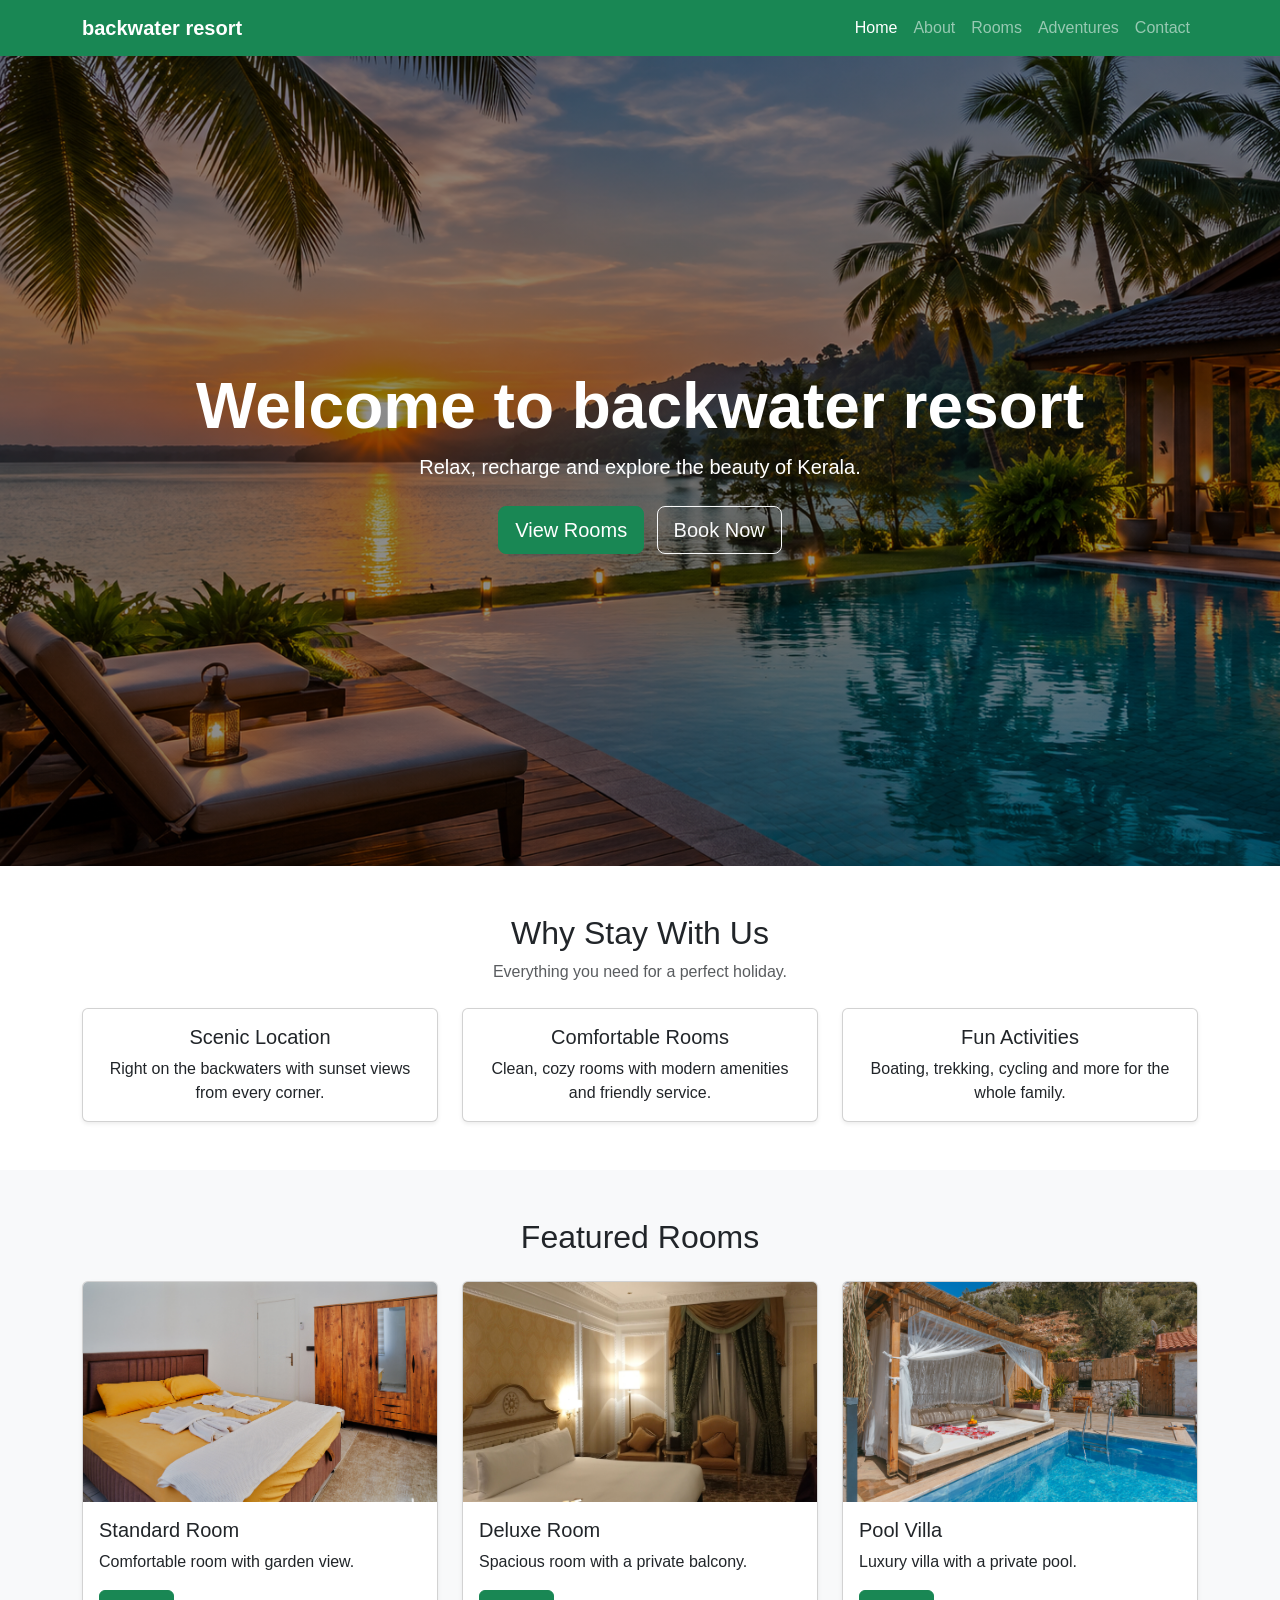
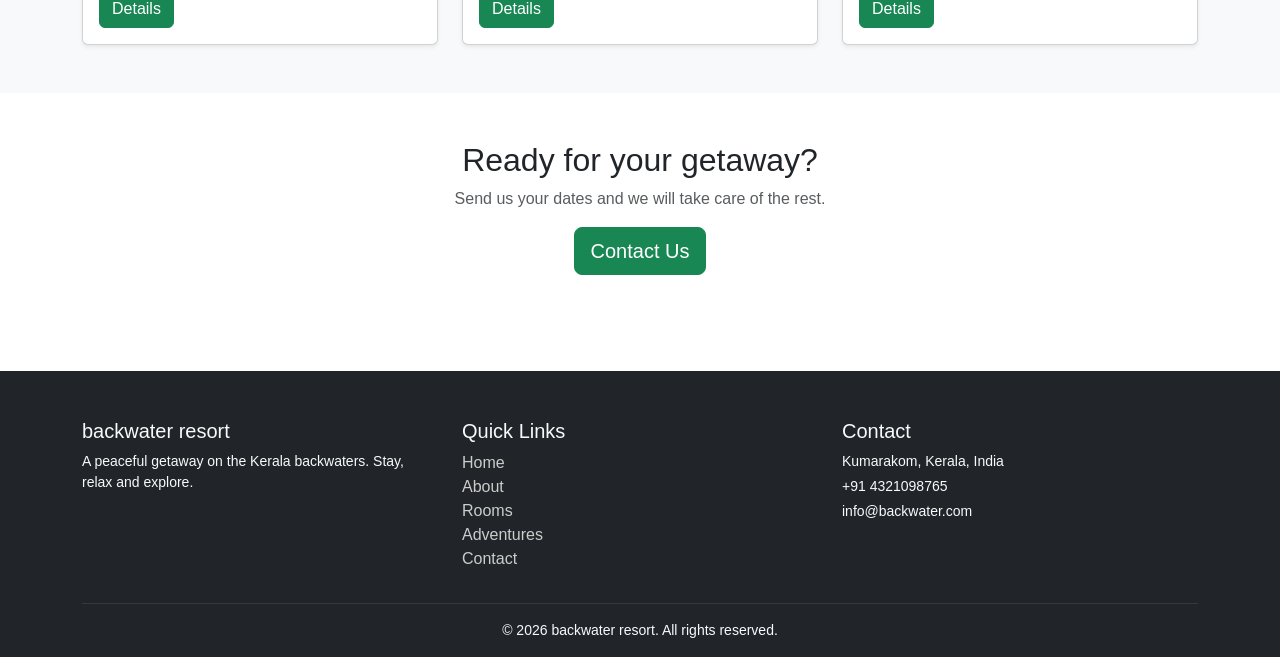
<file: index.html>
<!DOCTYPE html>
<html lang="en">
<head>
  <meta charset="UTF-8">
  <meta name="viewport" content="width=device-width, initial-scale=1">
  <title>Home | backwater resort</title>
  <link href="https://cdn.jsdelivr.net/npm/bootstrap@5.3.3/dist/css/bootstrap.min.css" rel="stylesheet">
  <link rel="stylesheet" href="css/style.css">
</head>
<body>

<!-- Header / Navbar -->
<nav class="navbar navbar-expand-lg navbar-dark bg-success sticky-top">
  <div class="container">
    <a class="navbar-brand fw-bold" href="index.html">backwater resort</a>
    <button class="navbar-toggler" type="button" data-bs-toggle="collapse" data-bs-target="#mainNav" aria-controls="mainNav" aria-expanded="false" aria-label="Toggle navigation">
      <span class="navbar-toggler-icon"></span>
    </button>
    <div class="collapse navbar-collapse" id="mainNav">
      <ul class="navbar-nav ms-auto"><li class="nav-item"><a class="nav-link active" href="index.html">Home</a></li><li class="nav-item"><a class="nav-link" href="about.html">About</a></li><li class="nav-item"><a class="nav-link" href="rooms.html">Rooms</a></li><li class="nav-item"><a class="nav-link" href="adventures.html">Adventures</a></li><li class="nav-item"><a class="nav-link" href="contact.html">Contact</a></li></ul>
    </div>
  </div>
</nav>


<section class="hero d-flex align-items-center text-center text-white" style="background-image: linear-gradient(rgba(0,0,0,.45), rgba(0,0,0,.45)), url('./media/Tropical\ Waterfront\ Resort\ Sunset.png');">
  <div class="container">
    <h1 class="display-3 fw-bold">Welcome to backwater resort</h1>
    <p class="lead mb-4">Relax, recharge and explore the beauty of Kerala.</p>
    <a href="rooms.html" class="btn btn-success btn-lg me-2">View Rooms</a>
    <a href="contact.html" class="btn btn-outline-light btn-lg">Book Now</a>
  </div>
</section>

<section class="container py-5">
  <div class="text-center mb-4">
    <h2>Why Stay With Us</h2>
    <p class="text-muted">Everything you need for a perfect holiday.</p>
  </div>
  <div class="row g-4 text-center">
    <div class="col-12 col-md-4"><div class="card h-100 shadow-sm p-3"><h5>Scenic Location</h5><p class="mb-0">Right on the backwaters with sunset views from every corner.</p></div></div>
    <div class="col-12 col-md-4"><div class="card h-100 shadow-sm p-3"><h5>Comfortable Rooms</h5><p class="mb-0">Clean, cozy rooms with modern amenities and friendly service.</p></div></div>
    <div class="col-12 col-md-4"><div class="card h-100 shadow-sm p-3"><h5>Fun Activities</h5><p class="mb-0">Boating, trekking, cycling and more for the whole family.</p></div></div>
  </div>
</section>

<section class="bg-light py-5">
  <div class="container">
    <h2 class="text-center mb-4">Featured Rooms</h2>
    <div class="row g-4">
      <div class="col-12 col-sm-6 col-lg-4"><div class="card h-100 shadow-sm"><img src="./media/standard room.jpg" class="card-img-top" alt="Standard Room"><div class="card-body"><h5 class="card-title">Standard Room</h5><p class="card-text">Comfortable room with garden view.</p><a href="rooms.html" class="btn btn-success">Details</a></div></div></div>
      <div class="col-12 col-sm-6 col-lg-4"><div class="card h-100 shadow-sm"><img src="./media/deluxe.jpg" class="card-img-top" alt="Deluxe Room"><div class="card-body"><h5 class="card-title">Deluxe Room</h5><p class="card-text">Spacious room with a private balcony.</p><a href="rooms.html" class="btn btn-success">Details</a></div></div></div>
      <div class="col-12 col-sm-6 col-lg-4 mx-sm-auto mx-lg-0"><div class="card h-100 shadow-sm"><img src="./media/pool.jpg" class="card-img-top" alt="Pool Villa"><div class="card-body"><h5 class="card-title">Pool Villa</h5><p class="card-text">Luxury villa with a private pool.</p><a href="rooms.html" class="btn btn-success">Details</a></div></div></div>
    </div>
  </div>
</section>

<section class="container py-5 text-center">
  <h2>Ready for your getaway?</h2>
  <p class="text-muted">Send us your dates and we will take care of the rest.</p>
  <a href="contact.html" class="btn btn-success btn-lg">Contact Us</a>
</section>


<!-- Footer -->
<footer class="bg-dark text-light pt-5 pb-3 mt-5">
  <div class="container">
    <div class="row g-4">
      <div class="col-md-4">
        <h5>backwater resort</h5>
        <p class="small">A peaceful getaway on the Kerala backwaters. Stay, relax and explore.</p>
      </div>
      <div class="col-6 col-md-4">
        <h5>Quick Links</h5>
        <ul class="list-unstyled">
          <li><a class="footer-link" href="index.html">Home</a></li><li><a class="footer-link" href="about.html">About</a></li><li><a class="footer-link" href="rooms.html">Rooms</a></li><li><a class="footer-link" href="adventures.html">Adventures</a></li><li><a class="footer-link" href="contact.html">Contact</a></li>
        </ul>
      </div>
      <div class="col-6 col-md-4">
        <h5>Contact</h5>
        <p class="small mb-1">Kumarakom, Kerala, India</p>
        <p class="small mb-1">+91 4321098765</p>
        <p class="small">info@backwater.com</p>
      </div>
    </div>
    <hr class="border-secondary">
    <p class="text-center small mb-0">&copy; 2026 backwater resort. All rights reserved.</p>
  </div>
</footer>

<script src="https://cdn.jsdelivr.net/npm/bootstrap@5.3.3/dist/js/bootstrap.bundle.min.js"></script>
</body>
</html>
</file>
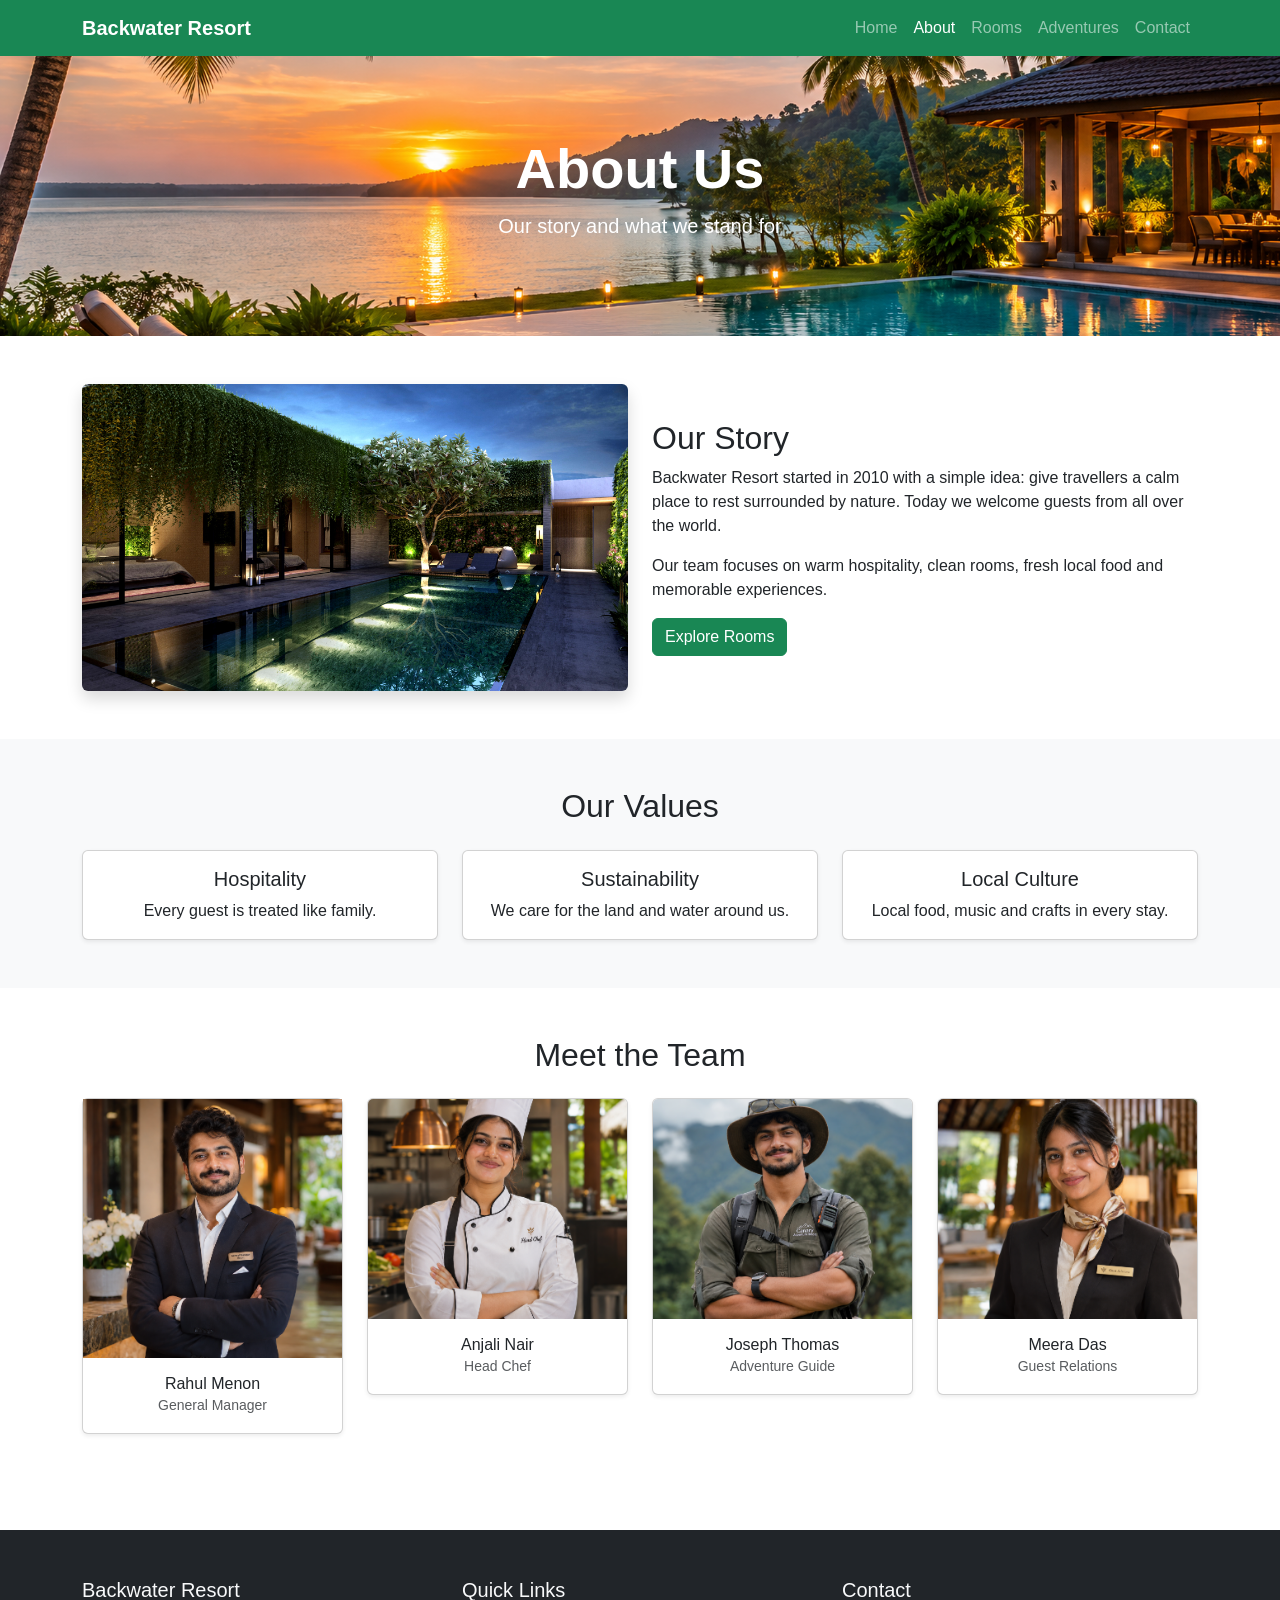
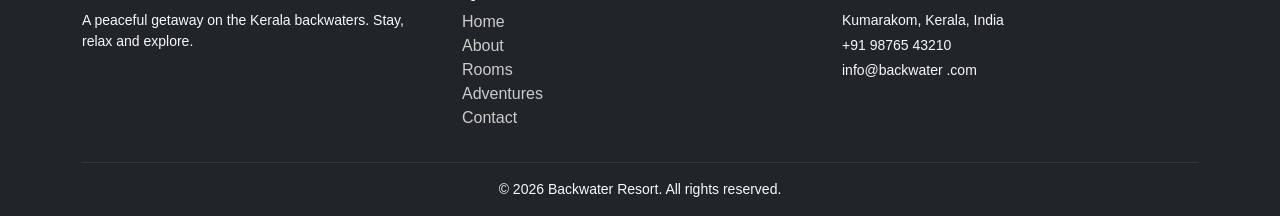
<file: about.html>
<!DOCTYPE html>
<html lang="en">
<head>
  <meta charset="UTF-8">
  <meta name="viewport" content="width=device-width, initial-scale=1">
  <title>About | Backwater Resort</title>
  <link href="https://cdn.jsdelivr.net/npm/bootstrap@5.3.3/dist/css/bootstrap.min.css" rel="stylesheet">
  <link rel="stylesheet" href="css/style.css">
</head>
<body>

<!-- Header / Navbar -->
<nav class="navbar navbar-expand-lg navbar-dark bg-success sticky-top">
  <div class="container">
    <a class="navbar-brand fw-bold" href="index.html">Backwater Resort</a>
    <button class="navbar-toggler" type="button" data-bs-toggle="collapse" data-bs-target="#mainNav" aria-controls="mainNav" aria-expanded="false" aria-label="Toggle navigation">
      <span class="navbar-toggler-icon"></span>
    </button>
    <div class="collapse navbar-collapse" id="mainNav">
      <ul class="navbar-nav ms-auto"><li class="nav-item"><a class="nav-link" href="index.html">Home</a></li><li class="nav-item"><a class="nav-link active" href="about.html">About</a></li><li class="nav-item"><a class="nav-link" href="rooms.html">Rooms</a></li><li class="nav-item"><a class="nav-link" href="adventures.html">Adventures</a></li><li class="nav-item"><a class="nav-link" href="contact.html">Contact</a></li></ul>
    </div>
  </div>
</nav>

<section class="page-banner d-flex align-items-center text-center text-white" style="background-image:  url('./media/Tropical\ Waterfront\ Resort\ Sunset.png');">
  <div class="container"><h1 class="display-4 fw-bold">About Us</h1><p class="lead">Our story and what we stand for</p></div>
</section>
<section class="container py-5">
  <div class="row align-items-center g-4">
    <div class="col-12 col-md-6"><img src="./media/resort.jpg" class="img-fluid rounded shadow" alt="Resort view"></div>
    <div class="col-12 col-md-6">
      <h2>Our Story</h2>
      <p>Backwater   Resort started in 2010 with a simple idea: give travellers a calm place to rest surrounded by nature. Today we welcome guests from all over the world.</p>
      <p>Our team focuses on warm hospitality, clean rooms, fresh local food and memorable experiences.</p>
      <a href="rooms.html" class="btn btn-success">Explore Rooms</a>
    </div>
  </div>
</section>

<section class="bg-light py-5">
  <div class="container">
    <h2 class="text-center mb-4">Our Values</h2>
    <div class="row g-4 text-center">
      <div class="col-12 col-md-4"><div class="card h-100 p-3 shadow-sm"><h5>Hospitality</h5><p class="mb-0">Every guest is treated like family.</p></div></div>
      <div class="col-12 col-md-4"><div class="card h-100 p-3 shadow-sm"><h5>Sustainability</h5><p class="mb-0">We care for the land and water around us.</p></div></div>
      <div class="col-12 col-md-4"><div class="card h-100 p-3 shadow-sm"><h5>Local Culture</h5><p class="mb-0">Local food, music and crafts in every stay.</p></div></div>
    </div>
  </div>
</section>

<section class="container py-5">
  <h2 class="text-center mb-4">Meet the Team</h2>
  <div class="row g-4 text-center">
    <div class="col-6 col-md-3"><div class="card shadow-sm"><img src="./media/manager.png" class=card-img-top" alt="Manager"><div class="card-body"><h6 class="mb-0">Rahul Menon</h6><small class="text-muted">General Manager</small></div></div></div>
    <div class="col-6 col-md-3"><div class="card shadow-sm"><img src="./media/woman.png" class="card-img-top" alt="Chef"><div class="card-body"><h6 class="mb-0">Anjali Nair</h6><small class="text-muted">Head Chef</small></div></div></div>
    <div class="col-6 col-md-3"><div class="card shadow-sm"><img src="./media/man2.png" class="card-img-top" alt="Guide"><div class="card-body"><h6 class="mb-0">Joseph Thomas</h6><small class="text-muted">Adventure Guide</small></div></div></div>
    <div class="col-6 col-md-3"><div class="card shadow-sm"><img src="./media/woman2.png" class="card-img-top" alt="Front desk"><div class="card-body"><h6 class="mb-0">Meera Das</h6><small class="text-muted">Guest Relations</small></div></div></div>
  </div>
</section>


<!-- Footer -->
<footer class="bg-dark text-light pt-5 pb-3 mt-5">
  <div class="container">
    <div class="row g-4">
      <div class="col-md-4">
        <h5>Backwater   Resort</h5>
        <p class="small">A peaceful getaway on the Kerala backwaters. Stay, relax and explore.</p>
      </div>
      <div class="col-6 col-md-4">
        <h5>Quick Links</h5>
        <ul class="list-unstyled">
          <li><a class="footer-link" href="index.html">Home</a></li><li><a class="footer-link" href="about.html">About</a></li><li><a class="footer-link" href="rooms.html">Rooms</a></li><li><a class="footer-link" href="adventures.html">Adventures</a></li><li><a class="footer-link" href="contact.html">Contact</a></li>
        </ul>
      </div>
      <div class="col-6 col-md-4">
        <h5>Contact</h5>
        <p class="small mb-1">Kumarakom, Kerala, India</p>
        <p class="small mb-1">+91 98765 43210</p>
        <p class="small">info@backwater .com</p>
      </div>
    </div>
    <hr class="border-secondary">
    <p class="text-center small mb-0">&copy; 2026 Backwater   Resort. All rights reserved.</p>
  </div>
</footer>

<script src="https://cdn.jsdelivr.net/npm/bootstrap@5.3.3/dist/js/bootstrap.bundle.min.js"></script>
</body>
</html>
</file>
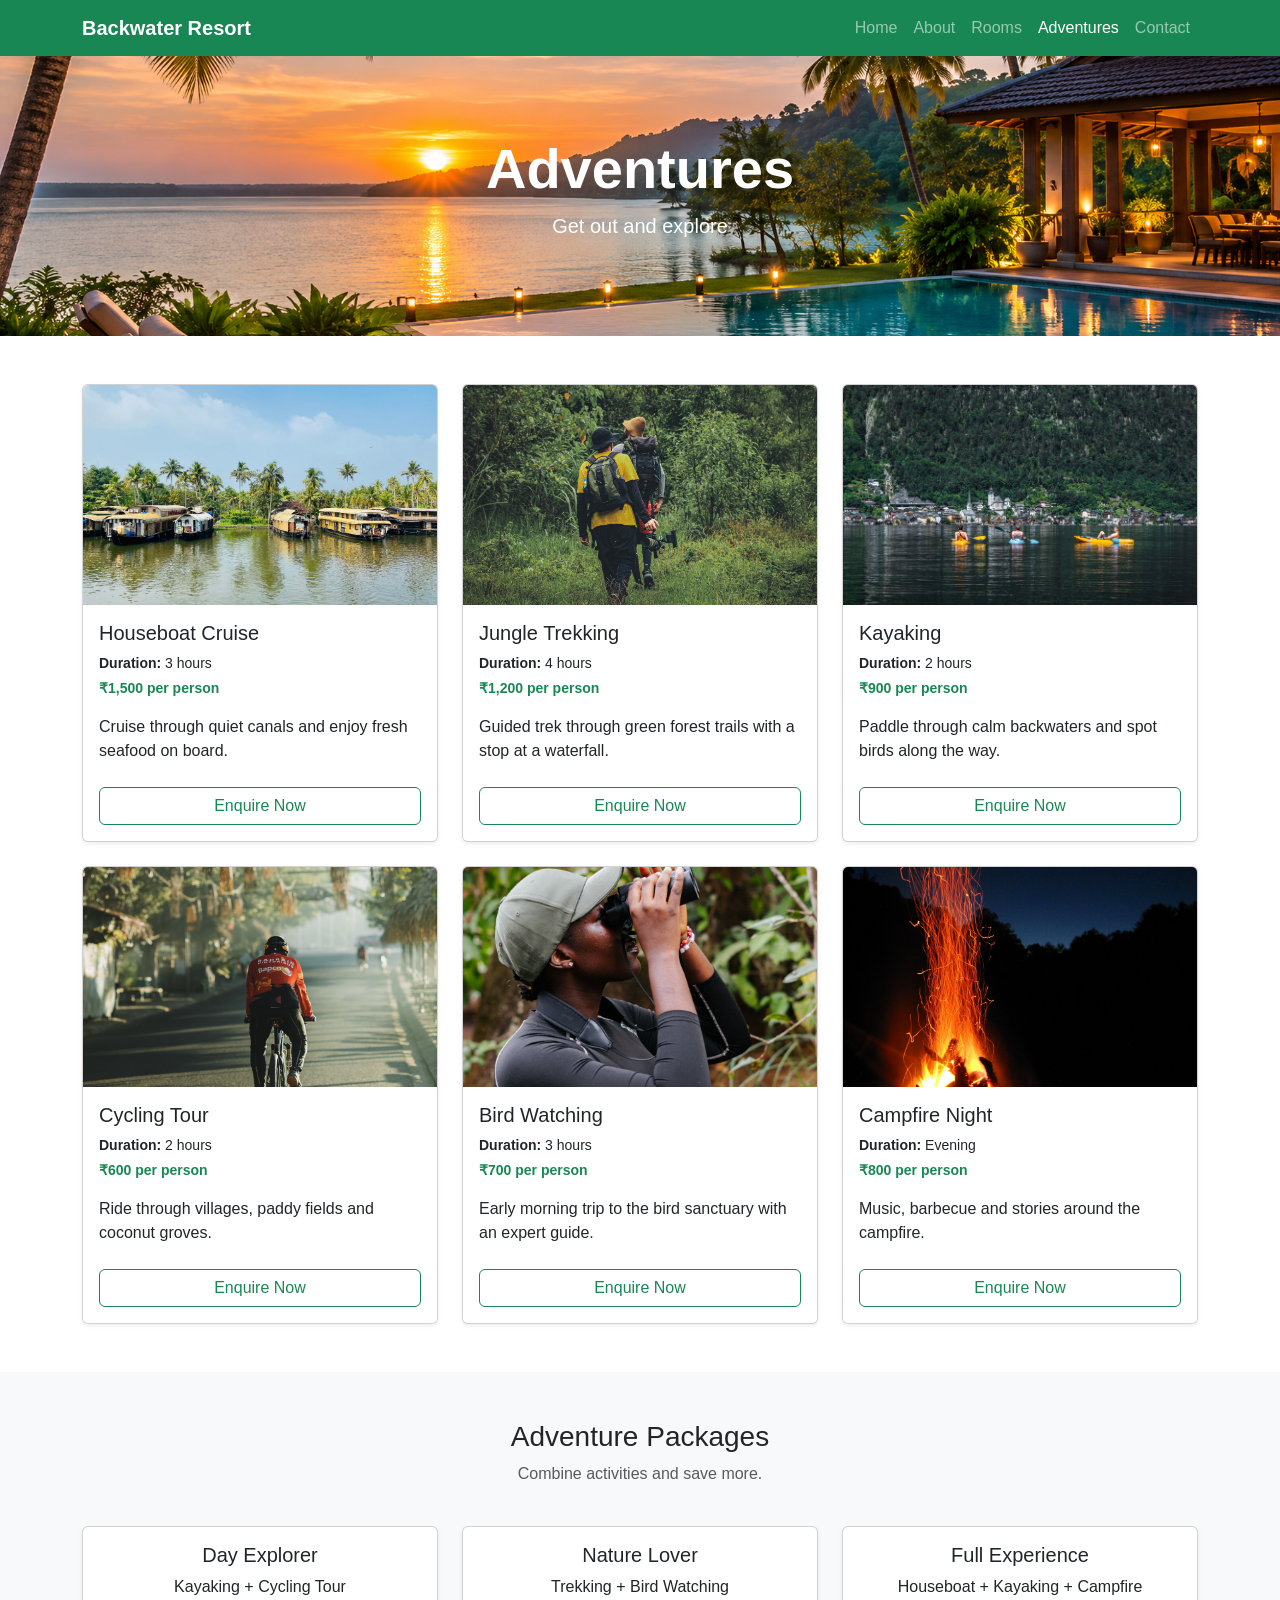
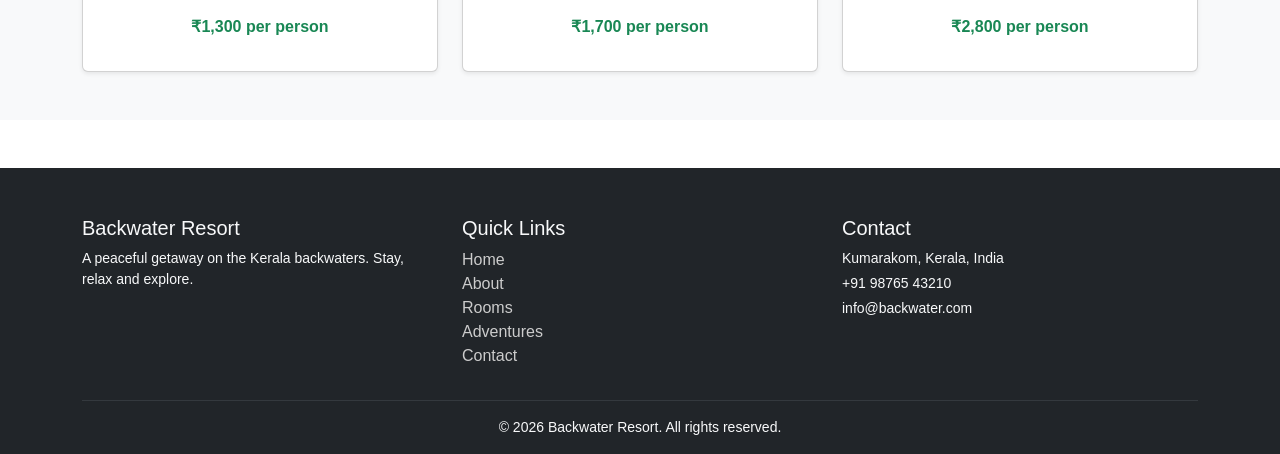
<file: adventures.html>
<!DOCTYPE html>
<html lang="en">
<head>
  <meta charset="UTF-8">
  <meta name="viewport" content="width=device-width, initial-scale=1">
  <title>Adventures | Backwater Resort</title>
  <link href="https://cdn.jsdelivr.net/npm/bootstrap@5.3.3/dist/css/bootstrap.min.css" rel="stylesheet">
  <link rel="stylesheet" href="css/style.css">
</head>
<body>

<!-- Header / Navbar -->
<nav class="navbar navbar-expand-lg navbar-dark bg-success sticky-top">
  <div class="container">
    <a class="navbar-brand fw-bold" href="index.html">Backwater Resort</a>
    <button class="navbar-toggler" type="button" data-bs-toggle="collapse" data-bs-target="#mainNav" aria-controls="mainNav" aria-expanded="false" aria-label="Toggle navigation">
      <span class="navbar-toggler-icon"></span>
    </button>
    <div class="collapse navbar-collapse" id="mainNav">
      <ul class="navbar-nav ms-auto"><li class="nav-item"><a class="nav-link" href="index.html">Home</a></li><li class="nav-item"><a class="nav-link" href="about.html">About</a></li><li class="nav-item"><a class="nav-link" href="rooms.html">Rooms</a></li><li class="nav-item"><a class="nav-link active" href="adventures.html">Adventures</a></li><li class="nav-item"><a class="nav-link" href="contact.html">Contact</a></li></ul>
    </div>
  </div>
</nav>

<section class="page-banner d-flex align-items-center text-center text-white" style="background-image: url('./media/Tropical\ Waterfront\ Resort\ Sunset.png');">
  <div class="container"><h1 class="display-4 fw-bold">Adventures</h1><p class="lead">Get out and explore</p></div>
</section>
<section class="container py-5">
  <div class="row g-4">
    <div class="col-12 col-md-6 col-lg-4">
      <div class="card h-100 shadow-sm">
        <img src="./media/house.jpg" class="card-img-top" alt="Houseboat Cruise">
        <div class="card-body">
          <h5 class="card-title">Houseboat Cruise</h5>
          <p class="small mb-1"><strong>Duration:</strong> 3 hours</p>
          <p class="small text-success fw-bold">&#8377;1,500 per person</p>
          <p class="card-text">Cruise through quiet canals and enjoy fresh seafood on board.</p>
        </div>
        <div class="card-footer bg-white border-0 pb-3"><a href="contact.html" class="btn btn-outline-success w-100">Enquire Now</a></div>
      </div>
    </div>
    <div class="col-12 col-md-6 col-lg-4">
      <div class="card h-100 shadow-sm">
        <img src="./media/jungle.jpg" class="card-img-top" alt="Jungle Trekking">
        <div class="card-body">
          <h5 class="card-title">Jungle Trekking</h5>
          <p class="small mb-1"><strong>Duration:</strong> 4 hours</p>
          <p class="small text-success fw-bold">&#8377;1,200 per person</p>
          <p class="card-text">Guided trek through green forest trails with a stop at a waterfall.</p>
        </div>
        <div class="card-footer bg-white border-0 pb-3"><a href="contact.html" class="btn btn-outline-success w-100">Enquire Now</a></div>
      </div>
    </div>
    <div class="col-12 col-md-6 col-lg-4">
      <div class="card h-100 shadow-sm">
        <img src="./media/kayaking.jpg" class="card-img-top" alt="Kayaking">
        <div class="card-body">
          <h5 class="card-title">Kayaking</h5>
          <p class="small mb-1"><strong>Duration:</strong> 2 hours</p>
          <p class="small text-success fw-bold">&#8377;900 per person</p>
          <p class="card-text">Paddle through calm backwaters and spot birds along the way.</p>
        </div>
        <div class="card-footer bg-white border-0 pb-3"><a href="contact.html" class="btn btn-outline-success w-100">Enquire Now</a></div>
      </div>
    </div>
    <div class="col-12 col-md-6 col-lg-4">
      <div class="card h-100 shadow-sm">
        <img src="./media/cycling.jpg" class="card-img-top" alt="Cycling Tour">
        <div class="card-body">
          <h5 class="card-title">Cycling Tour</h5>
          <p class="small mb-1"><strong>Duration:</strong> 2 hours</p>
          <p class="small text-success fw-bold">&#8377;600 per person</p>
          <p class="card-text">Ride through villages, paddy fields and coconut groves.</p>
        </div>
        <div class="card-footer bg-white border-0 pb-3"><a href="contact.html" class="btn btn-outline-success w-100">Enquire Now</a></div>
      </div>
    </div>
    <div class="col-12 col-md-6 col-lg-4">
      <div class="card h-100 shadow-sm">
        <img src="./media/birdwatching.jpg" class="card-img-top" alt="Bird Watching">
        <div class="card-body">
          <h5 class="card-title">Bird Watching</h5>
          <p class="small mb-1"><strong>Duration:</strong> 3 hours</p>
          <p class="small text-success fw-bold">&#8377;700 per person</p>
          <p class="card-text">Early morning trip to the bird sanctuary with an expert guide.</p>
        </div>
        <div class="card-footer bg-white border-0 pb-3"><a href="contact.html" class="btn btn-outline-success w-100">Enquire Now</a></div>
      </div>
    </div>
    <div class="col-12 col-md-6 col-lg-4">
      <div class="card h-100 shadow-sm">
        <img src="./media/campfire.jpg" class="card-img-top" alt="Campfire Night">
        <div class="card-body">
          <h5 class="card-title">Campfire Night</h5>
          <p class="small mb-1"><strong>Duration:</strong> Evening</p>
          <p class="small text-success fw-bold">&#8377;800 per person</p>
          <p class="card-text">Music, barbecue and stories around the campfire.</p>
        </div>
        <div class="card-footer bg-white border-0 pb-3"><a href="contact.html" class="btn btn-outline-success w-100">Enquire Now</a></div>
      </div>
    </div>
  </div>
</section>

<section class="bg-light py-5">
  <div class="container text-center">
    <h3>Adventure Packages</h3>
    <p class="text-muted">Combine activities and save more.</p>
    <div class="row g-4 mt-1">
      <div class="col-12 col-md-4"><div class="card p-3 shadow-sm"><h5>Day Explorer</h5><p>Kayaking + Cycling Tour</p><p class="fw-bold text-success">&#8377;1,300 per person</p></div></div>
      <div class="col-12 col-md-4"><div class="card p-3 shadow-sm"><h5>Nature Lover</h5><p>Trekking + Bird Watching</p><p class="fw-bold text-success">&#8377;1,700 per person</p></div></div>
      <div class="col-12 col-md-4"><div class="card p-3 shadow-sm"><h5>Full Experience</h5><p>Houseboat + Kayaking + Campfire</p><p class="fw-bold text-success">&#8377;2,800 per person</p></div></div>
    </div>
  </div>
</section>


<!-- Footer -->
<footer class="bg-dark text-light pt-5 pb-3 mt-5">
  <div class="container">
    <div class="row g-4">
      <div class="col-md-4">
        <h5>Backwater Resort</h5>
        <p class="small">A peaceful getaway on the Kerala backwaters. Stay, relax and explore.</p>
      </div>
      <div class="col-6 col-md-4">
        <h5>Quick Links</h5>
        <ul class="list-unstyled">
          <li><a class="footer-link" href="index.html">Home</a></li><li><a class="footer-link" href="about.html">About</a></li><li><a class="footer-link" href="rooms.html">Rooms</a></li><li><a class="footer-link" href="adventures.html">Adventures</a></li><li><a class="footer-link" href="contact.html">Contact</a></li>
        </ul>
      </div>
      <div class="col-6 col-md-4">
        <h5>Contact</h5>
        <p class="small mb-1">Kumarakom, Kerala, India</p>
        <p class="small mb-1">+91 98765 43210</p>
        <p class="small">info@backwater.com</p>
      </div>
    </div>
    <hr class="border-secondary">
    <p class="text-center small mb-0">&copy; 2026 Backwater Resort. All rights reserved.</p>
  </div>
</footer>

<script src="https://cdn.jsdelivr.net/npm/bootstrap@5.3.3/dist/js/bootstrap.bundle.min.js"></script>
</body>
</html>
</file>
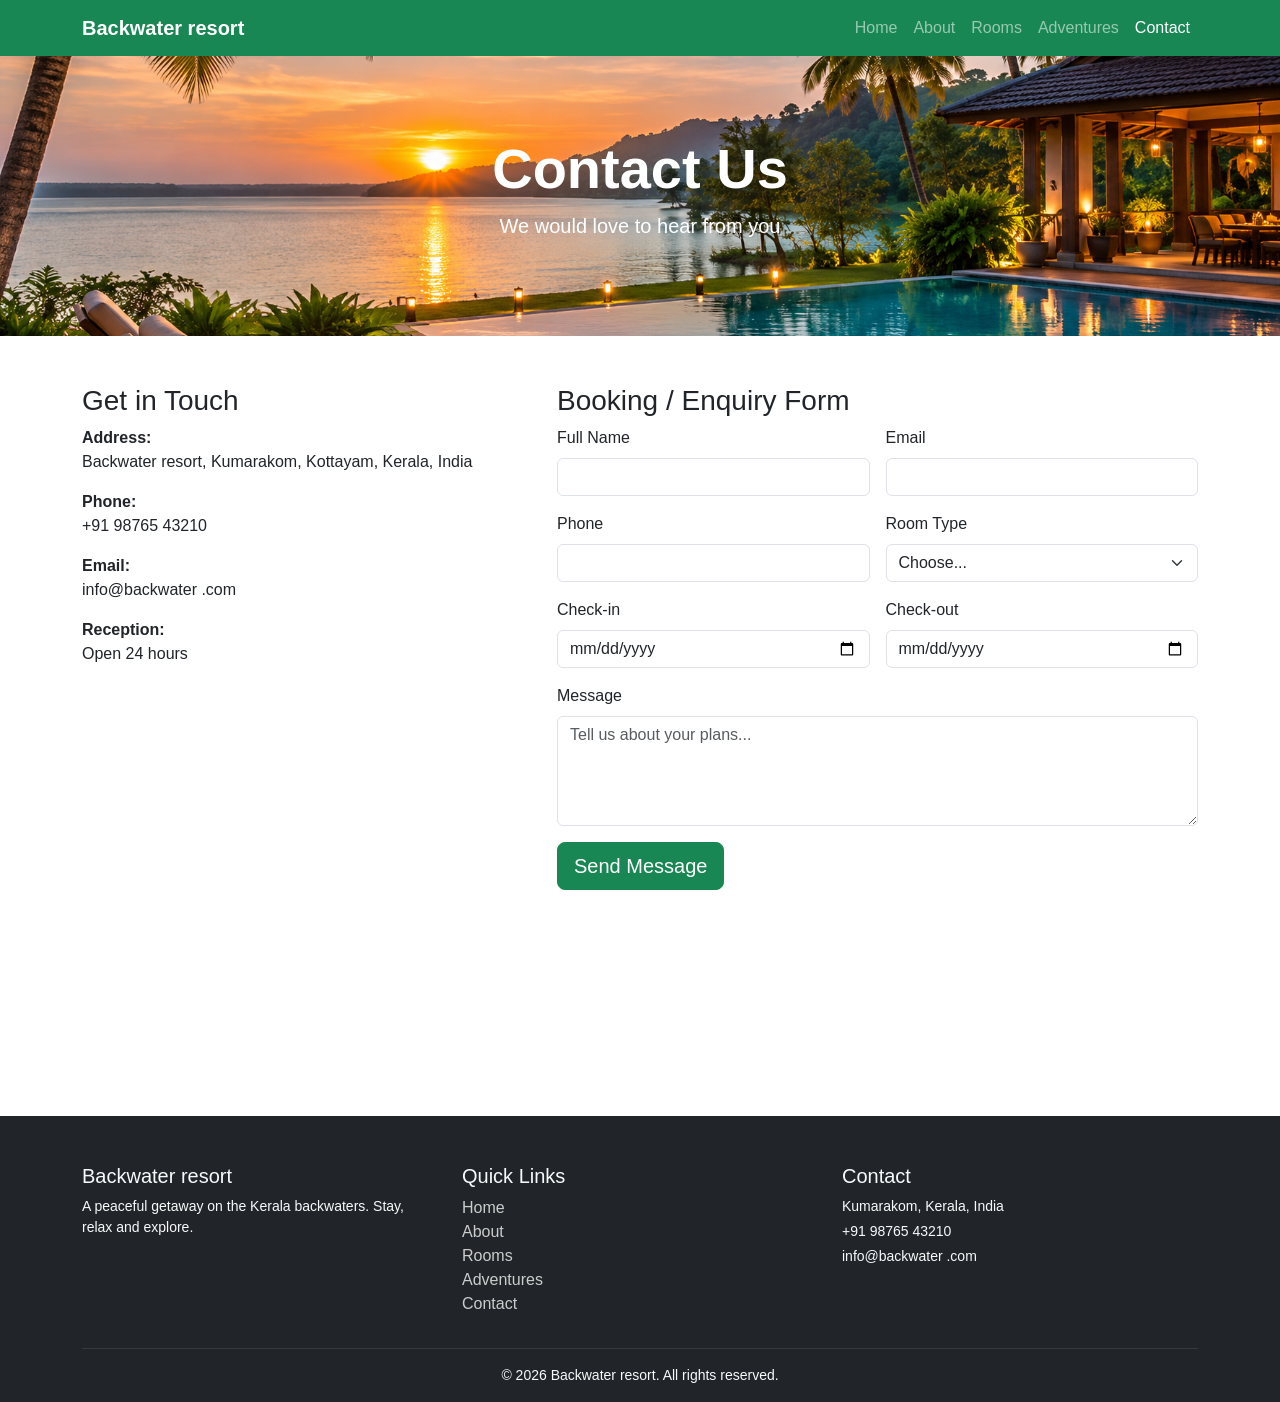
<file: contact.html>
<!DOCTYPE html>
<html lang="en">
<head>
  <meta charset="UTF-8">
  <meta name="viewport" content="width=device-width, initial-scale=1">
  <title>Contact | Backwater resort</title>
  <link href="https://cdn.jsdelivr.net/npm/bootstrap@5.3.3/dist/css/bootstrap.min.css" rel="stylesheet">
  <link rel="stylesheet" href="css/style.css">
</head>
<body>

<!-- Header / Navbar -->
<nav class="navbar navbar-expand-lg navbar-dark bg-success sticky-top">
  <div class="container">
    <a class="navbar-brand fw-bold" href="index.html">Backwater resort</a>
    <button class="navbar-toggler" type="button" data-bs-toggle="collapse" data-bs-target="#mainNav" aria-controls="mainNav" aria-expanded="false" aria-label="Toggle navigation">
      <span class="navbar-toggler-icon"></span>
    </button>
    <div class="collapse navbar-collapse" id="mainNav">
      <ul class="navbar-nav ms-auto"><li class="nav-item"><a class="nav-link" href="index.html">Home</a></li><li class="nav-item"><a class="nav-link" href="about.html">About</a></li><li class="nav-item"><a class="nav-link" href="rooms.html">Rooms</a></li><li class="nav-item"><a class="nav-link" href="adventures.html">Adventures</a></li><li class="nav-item"><a class="nav-link active" href="contact.html">Contact</a></li></ul>
    </div>
  </div>
</nav>

<section class="page-banner d-flex align-items-center text-center text-white" style="background-image:  url('./media/Tropical\ Waterfront\ Resort\ Sunset.png');">
  <div class="container"><h1 class="display-4 fw-bold">Contact Us</h1><p class="lead">We would love to hear from you</p></div>
</section>
<section class="container py-5">
  <div class="row g-4">
    <div class="col-12 col-lg-5">
      <h3>Get in Touch</h3>
      <p><strong>Address:</strong><br>Backwater resort, Kumarakom, Kottayam, Kerala, India</p>
      <p><strong>Phone:</strong><br>+91 98765 43210</p>
      <p><strong>Email:</strong><br>info@backwater .com</p>
      <p><strong>Reception:</strong><br>Open 24 hours</p>
      <div class="ratio ratio-4x3">
        <iframe src="https://www.google.com/maps?q=Kumarakom,Kerala&output=embed" style="border:0;" allowfullscreen loading="lazy" title="Map"></iframe>
      </div>
    </div>
    <div class="col-12 col-lg-7">
      <h3>Booking / Enquiry Form</h3>
      <form id="contactForm" class="row g-3 needs-validation" novalidate>
        <div class="col-md-6">
          <label for="name" class="form-label">Full Name</label>
          <input type="text" class="form-control" id="name" required>
          <div class="invalid-feedback">Please enter your name.</div>
        </div>
        <div class="col-md-6">
          <label for="email" class="form-label">Email</label>
          <input type="email" class="form-control" id="email" required>
          <div class="invalid-feedback">Please enter a valid email.</div>
        </div>
        <div class="col-md-6">
          <label for="phone" class="form-label">Phone</label>
          <input type="tel" class="form-control" id="phone" required>
          <div class="invalid-feedback">Please enter your phone number.</div>
        </div>
        <div class="col-md-6">
          <label for="room" class="form-label">Room Type</label>
          <select class="form-select" id="room" required>
            <option value="">Choose...</option>
            <option>Standard Room</option>
            <option>Deluxe Room</option>
            <option>Family Suite</option>
            <option>Lake View Cottage</option>
            <option>Pool Villa</option>
            <option>Honeymoon Suite</option>
          </select>
          <div class="invalid-feedback">Please select a room.</div>
        </div>
        <div class="col-md-6">
          <label for="checkin" class="form-label">Check-in</label>
          <input type="date" class="form-control" id="checkin" required>
        </div>
        <div class="col-md-6">
          <label for="checkout" class="form-label">Check-out</label>
          <input type="date" class="form-control" id="checkout" required>
        </div>
        <div class="col-12">
          <label for="message" class="form-label">Message</label>
          <textarea class="form-control" id="message" rows="4" placeholder="Tell us about your plans..."></textarea>
        </div>
        <div class="col-12">
          <button type="submit" class="btn btn-success btn-lg">Send Message</button>
        </div>
        <div class="col-12"><div id="success" class="alert alert-success d-none">Thank you! We will contact you soon.</div></div>
      </form>
    </div>
  </div>
</section>

<script>
  var form = document.getElementById('contactForm');
  form.addEventListener('submit', function (e) {
    e.preventDefault();
    if (!form.checkValidity()) {
      form.classList.add('was-validated');
      return;
    }
    document.getElementById('success').classList.remove('d-none');
    form.reset();
    form.classList.remove('was-validated');
  });
</script>


<!-- Footer -->
<footer class="bg-dark text-light pt-5 pb-3 mt-5">
  <div class="container">
    <div class="row g-4">
      <div class="col-md-4">
        <h5>Backwater resort</h5>
        <p class="small">A peaceful getaway on the Kerala backwaters. Stay, relax and explore.</p>
      </div>
      <div class="col-6 col-md-4">
        <h5>Quick Links</h5>
        <ul class="list-unstyled">
          <li><a class="footer-link" href="index.html">Home</a></li><li><a class="footer-link" href="about.html">About</a></li><li><a class="footer-link" href="rooms.html">Rooms</a></li><li><a class="footer-link" href="adventures.html">Adventures</a></li><li><a class="footer-link" href="contact.html">Contact</a></li>
        </ul>
      </div>
      <div class="col-6 col-md-4">
        <h5>Contact</h5>
        <p class="small mb-1">Kumarakom, Kerala, India</p>
        <p class="small mb-1">+91 98765 43210</p>
        <p class="small">info@backwater .com</p>
      </div>
    </div>
    <hr class="border-secondary">
    <p class="text-center small mb-0">&copy; 2026 Backwater resort. All rights reserved.</p>
  </div>
</footer>

<script src="https://cdn.jsdelivr.net/npm/bootstrap@5.3.3/dist/js/bootstrap.bundle.min.js"></script>
</body>
</html>
</file>
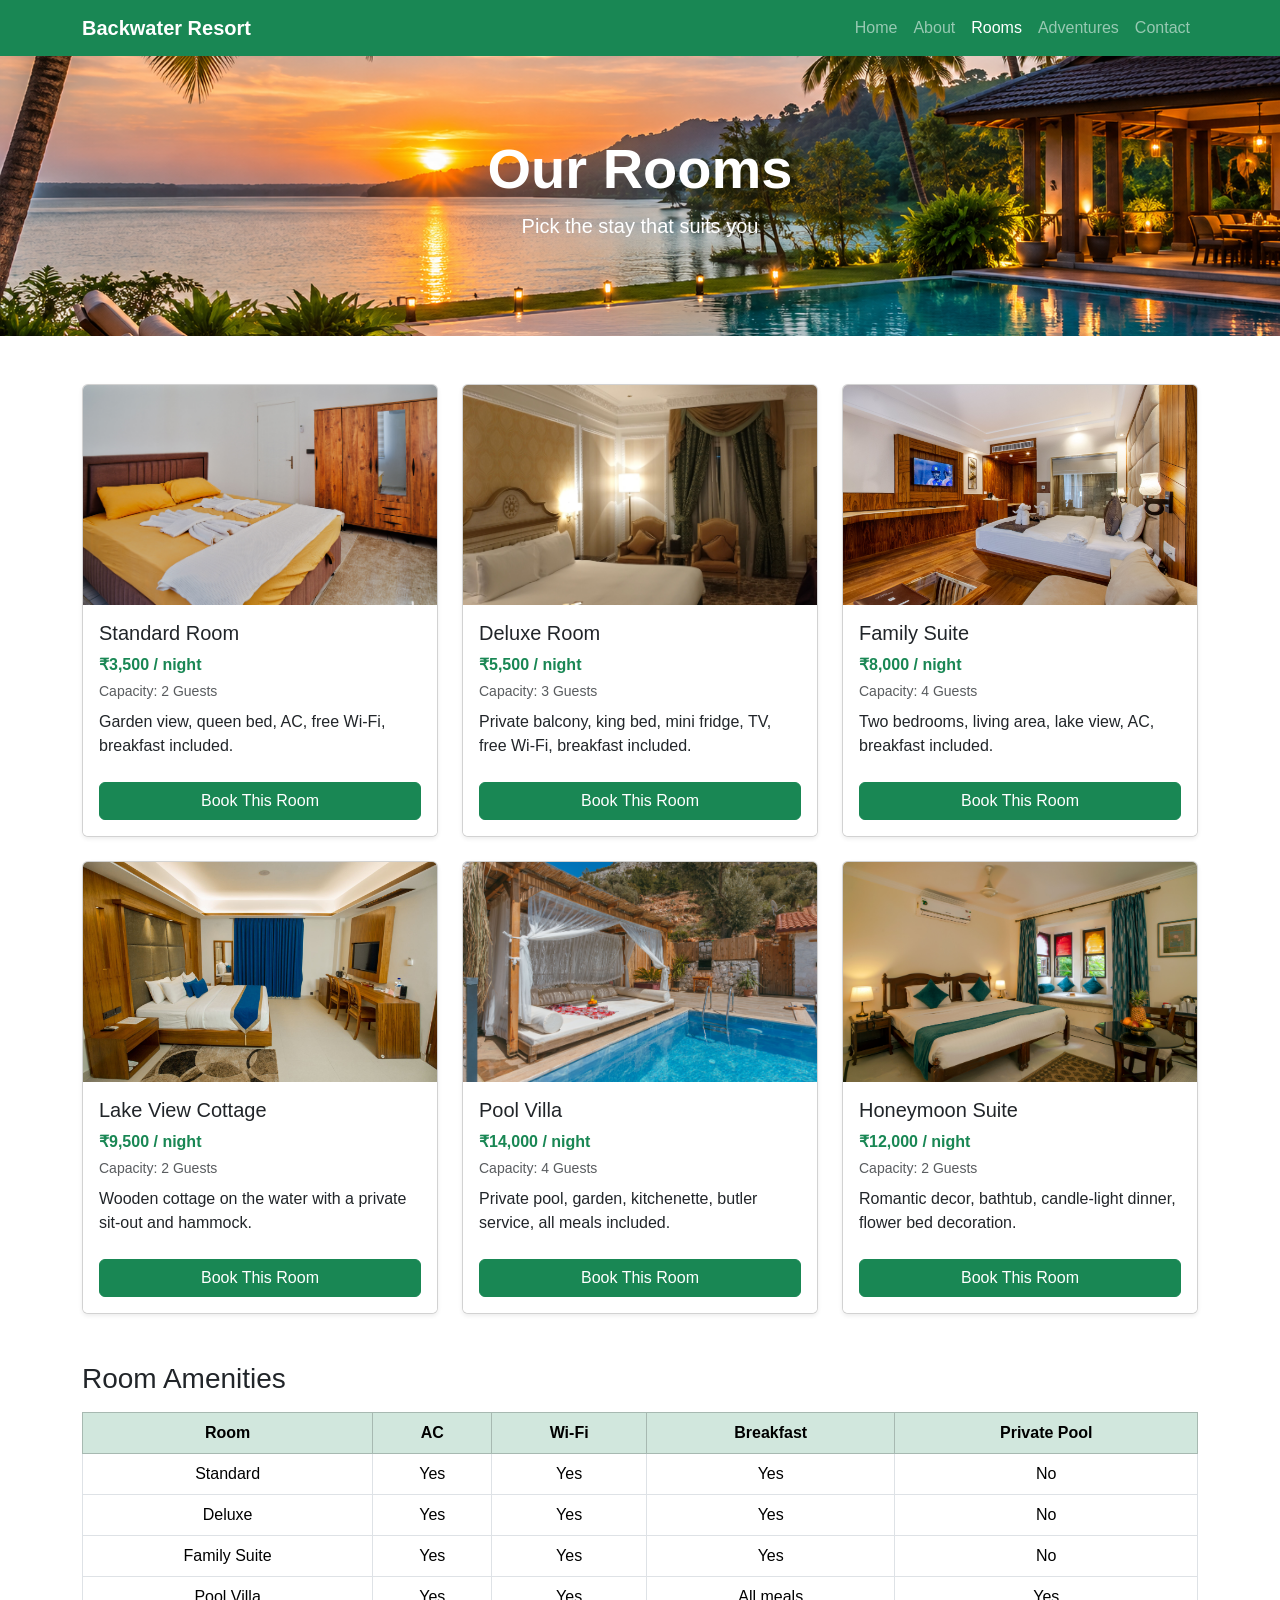
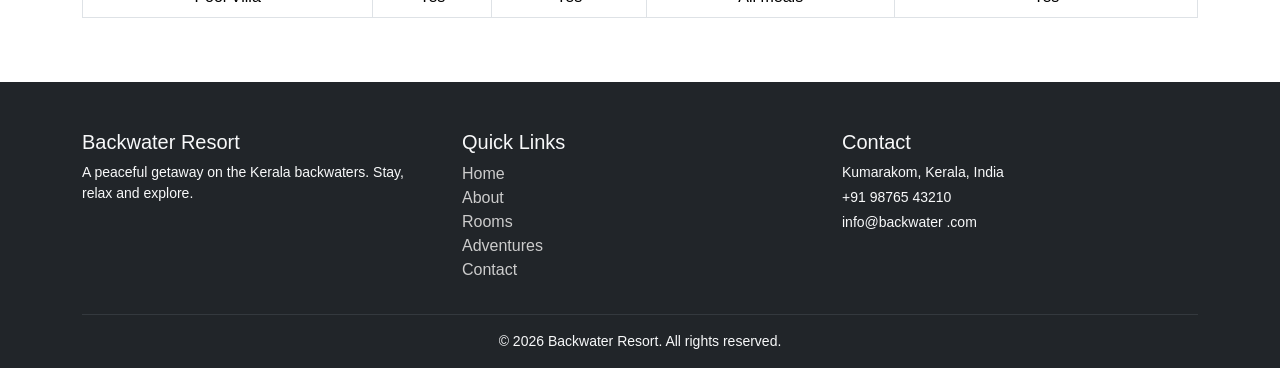
<file: rooms.html>
<!DOCTYPE html>
<html lang="en">
<head>
  <meta charset="UTF-8">
  <meta name="viewport" content="width=device-width, initial-scale=1">
  <title>Rooms | Backwater   Resort</title>
  <link href="https://cdn.jsdelivr.net/npm/bootstrap@5.3.3/dist/css/bootstrap.min.css" rel="stylesheet">
  <link rel="stylesheet" href="css/style.css">
</head>
<body>

<!-- Header / Navbar -->
<nav class="navbar navbar-expand-lg navbar-dark bg-success sticky-top">
  <div class="container">
    <a class="navbar-brand fw-bold" href="index.html">Backwater   Resort</a>
    <button class="navbar-toggler" type="button" data-bs-toggle="collapse" data-bs-target="#mainNav" aria-controls="mainNav" aria-expanded="false" aria-label="Toggle navigation">
      <span class="navbar-toggler-icon"></span>
    </button>
    <div class="collapse navbar-collapse" id="mainNav">
      <ul class="navbar-nav ms-auto"><li class="nav-item"><a class="nav-link" href="index.html">Home</a></li><li class="nav-item"><a class="nav-link" href="about.html">About</a></li><li class="nav-item"><a class="nav-link active" href="rooms.html">Rooms</a></li><li class="nav-item"><a class="nav-link" href="adventures.html">Adventures</a></li><li class="nav-item"><a class="nav-link" href="contact.html">Contact</a></li></ul>
    </div>
  </div>
</nav>

<section class="page-banner d-flex align-items-center text-center text-white" style="background-image:  url('./media/Tropical\ Waterfront\ Resort\ Sunset.png');">
  <div class="container"><h1 class="display-4 fw-bold">Our Rooms</h1><p class="lead">Pick the stay that suits you</p></div>
</section>
<section class="container py-5">
  <div class="row g-4">
    <div class="col-12 col-md-6 col-lg-4">
      <div class="card h-100 shadow-sm">
        <img src="./media/standard room.jpg" class="card-img-top" alt="Standard Room">
        <div class="card-body">
          <h5 class="card-title">Standard Room</h5>
          <p class="text-success fw-bold mb-1">&#8377;3,500 / night</p>
          <p class="small text-muted mb-2">Capacity: 2 Guests</p>
          <p class="card-text">Garden view, queen bed, AC, free Wi-Fi, breakfast included.</p>
        </div>
        <div class="card-footer bg-white border-0 pb-3"><a href="contact.html" class="btn btn-success w-100">Book This Room</a></div>
      </div>
    </div>
    <div class="col-12 col-md-6 col-lg-4">
      <div class="card h-100 shadow-sm">
        <img src="./media/deluxe.jpg" class="card-img-top" alt="Deluxe Room">
        <div class="card-body">
          <h5 class="card-title">Deluxe Room</h5>
          <p class="text-success fw-bold mb-1">&#8377;5,500 / night</p>
          <p class="small text-muted mb-2">Capacity: 3 Guests</p>
          <p class="card-text">Private balcony, king bed, mini fridge, TV, free Wi-Fi, breakfast included.</p>
        </div>
        <div class="card-footer bg-white border-0 pb-3"><a href="contact.html" class="btn btn-success w-100">Book This Room</a></div>
      </div>
    </div>
    <div class="col-12 col-md-6 col-lg-4">
      <div class="card h-100 shadow-sm">
        <img src="./media/room3.jpg" class="card-img-top" alt="Family Suite">
        <div class="card-body">
          <h5 class="card-title">Family Suite</h5>
          <p class="text-success fw-bold mb-1">&#8377;8,000 / night</p>
          <p class="small text-muted mb-2">Capacity: 4 Guests</p>
          <p class="card-text">Two bedrooms, living area, lake view, AC, breakfast included.</p>
        </div>
        <div class="card-footer bg-white border-0 pb-3"><a href="contact.html" class="btn btn-success w-100">Book This Room</a></div>
      </div>
    </div>
    <div class="col-12 col-md-6 col-lg-4">
      <div class="card h-100 shadow-sm">
        <img src="./media/room2.jpg" class="card-img-top" alt="Lake View Cottage">
        <div class="card-body">
          <h5 class="card-title">Lake View Cottage</h5>
          <p class="text-success fw-bold mb-1">&#8377;9,500 / night</p>
          <p class="small text-muted mb-2">Capacity: 2 Guests</p>
          <p class="card-text">Wooden cottage on the water with a private sit-out and hammock.</p>
        </div>
        <div class="card-footer bg-white border-0 pb-3"><a href="contact.html" class="btn btn-success w-100">Book This Room</a></div>
      </div>
    </div>
    <div class="col-12 col-md-6 col-lg-4">
      <div class="card h-100 shadow-sm">
        <img src="./media/pool.jpg" class="card-img-top" alt="Pool Villa">
        <div class="card-body">
          <h5 class="card-title">Pool Villa</h5>
          <p class="text-success fw-bold mb-1">&#8377;14,000 / night</p>
          <p class="small text-muted mb-2">Capacity: 4 Guests</p>
          <p class="card-text">Private pool, garden, kitchenette, butler service, all meals included.</p>
        </div>
        <div class="card-footer bg-white border-0 pb-3"><a href="contact.html" class="btn btn-success w-100">Book This Room</a></div>
      </div>
    </div>
    <div class="col-12 col-md-6 col-lg-4">
      <div class="card h-100 shadow-sm">
        <img src="./media/room4.jpg" class="card-img-top" alt="Honeymoon Suite">
        <div class="card-body">
          <h5 class="card-title">Honeymoon Suite</h5>
          <p class="text-success fw-bold mb-1">&#8377;12,000 / night</p>
          <p class="small text-muted mb-2">Capacity: 2 Guests</p>
          <p class="card-text">Romantic decor, bathtub, candle-light dinner, flower bed decoration.</p>
        </div>
        <div class="card-footer bg-white border-0 pb-3"><a href="contact.html" class="btn btn-success w-100">Book This Room</a></div>
      </div>
    </div>
  </div>
</section>

<section class="container">
  <h3 class="mb-3">Room Amenities</h3>
  <div class="table-responsive">
    <table class="table table-bordered text-center align-middle">
      <thead class="table-success"><tr><th>Room</th><th>AC</th><th>Wi-Fi</th><th>Breakfast</th><th>Private Pool</th></tr></thead>
      <tbody>
        <tr><td>Standard</td><td>Yes</td><td>Yes</td><td>Yes</td><td>No</td></tr>
        <tr><td>Deluxe</td><td>Yes</td><td>Yes</td><td>Yes</td><td>No</td></tr>
        <tr><td>Family Suite</td><td>Yes</td><td>Yes</td><td>Yes</td><td>No</td></tr>
        <tr><td>Pool Villa</td><td>Yes</td><td>Yes</td><td>All meals</td><td>Yes</td></tr>
      </tbody>
    </table>
  </div>
</section>


<!-- Footer -->
<footer class="bg-dark text-light pt-5 pb-3 mt-5">
  <div class="container">
    <div class="row g-4">
      <div class="col-md-4">
        <h5>Backwater   Resort</h5>
        <p class="small">A peaceful getaway on the Kerala backwaters. Stay, relax and explore.</p>
      </div>
      <div class="col-6 col-md-4">
        <h5>Quick Links</h5>
        <ul class="list-unstyled">
          <li><a class="footer-link" href="index.html">Home</a></li><li><a class="footer-link" href="about.html">About</a></li><li><a class="footer-link" href="rooms.html">Rooms</a></li><li><a class="footer-link" href="adventures.html">Adventures</a></li><li><a class="footer-link" href="contact.html">Contact</a></li>
        </ul>
      </div>
      <div class="col-6 col-md-4">
        <h5>Contact</h5>
        <p class="small mb-1">Kumarakom, Kerala, India</p>
        <p class="small mb-1">+91 98765 43210</p>
        <p class="small">info@backwater .com</p>
      </div>
    </div>
    <hr class="border-secondary">
    <p class="text-center small mb-0">&copy; 2026 Backwater   Resort. All rights reserved.</p>
  </div>
</footer>

<script src="https://cdn.jsdelivr.net/npm/bootstrap@5.3.3/dist/js/bootstrap.bundle.min.js"></script>
</body>
</html>
</file>
<file: css/style.css>
body { font-family: 'Segoe UI', Arial, sans-serif; }

.hero, .page-banner {
  background-size: cover;
  background-position: center;
}
.hero { min-height: 90vh; }
.page-banner { min-height: 280px; }

.card-img-top { height: 220px; 
    object-fit: cover; }
.card { transition: transform .4s; }
.card:hover { transform: translateY(-4px); }

.footer-link { color: #ccc; text-decoration: none; }

.footer-link:hover { color: #fff; text-decoration: underline; }


@media (max-width: 576px) {
  .hero { min-height: 70vh; }
  .hero h1 { font-size: 2rem; }
}
</file>
